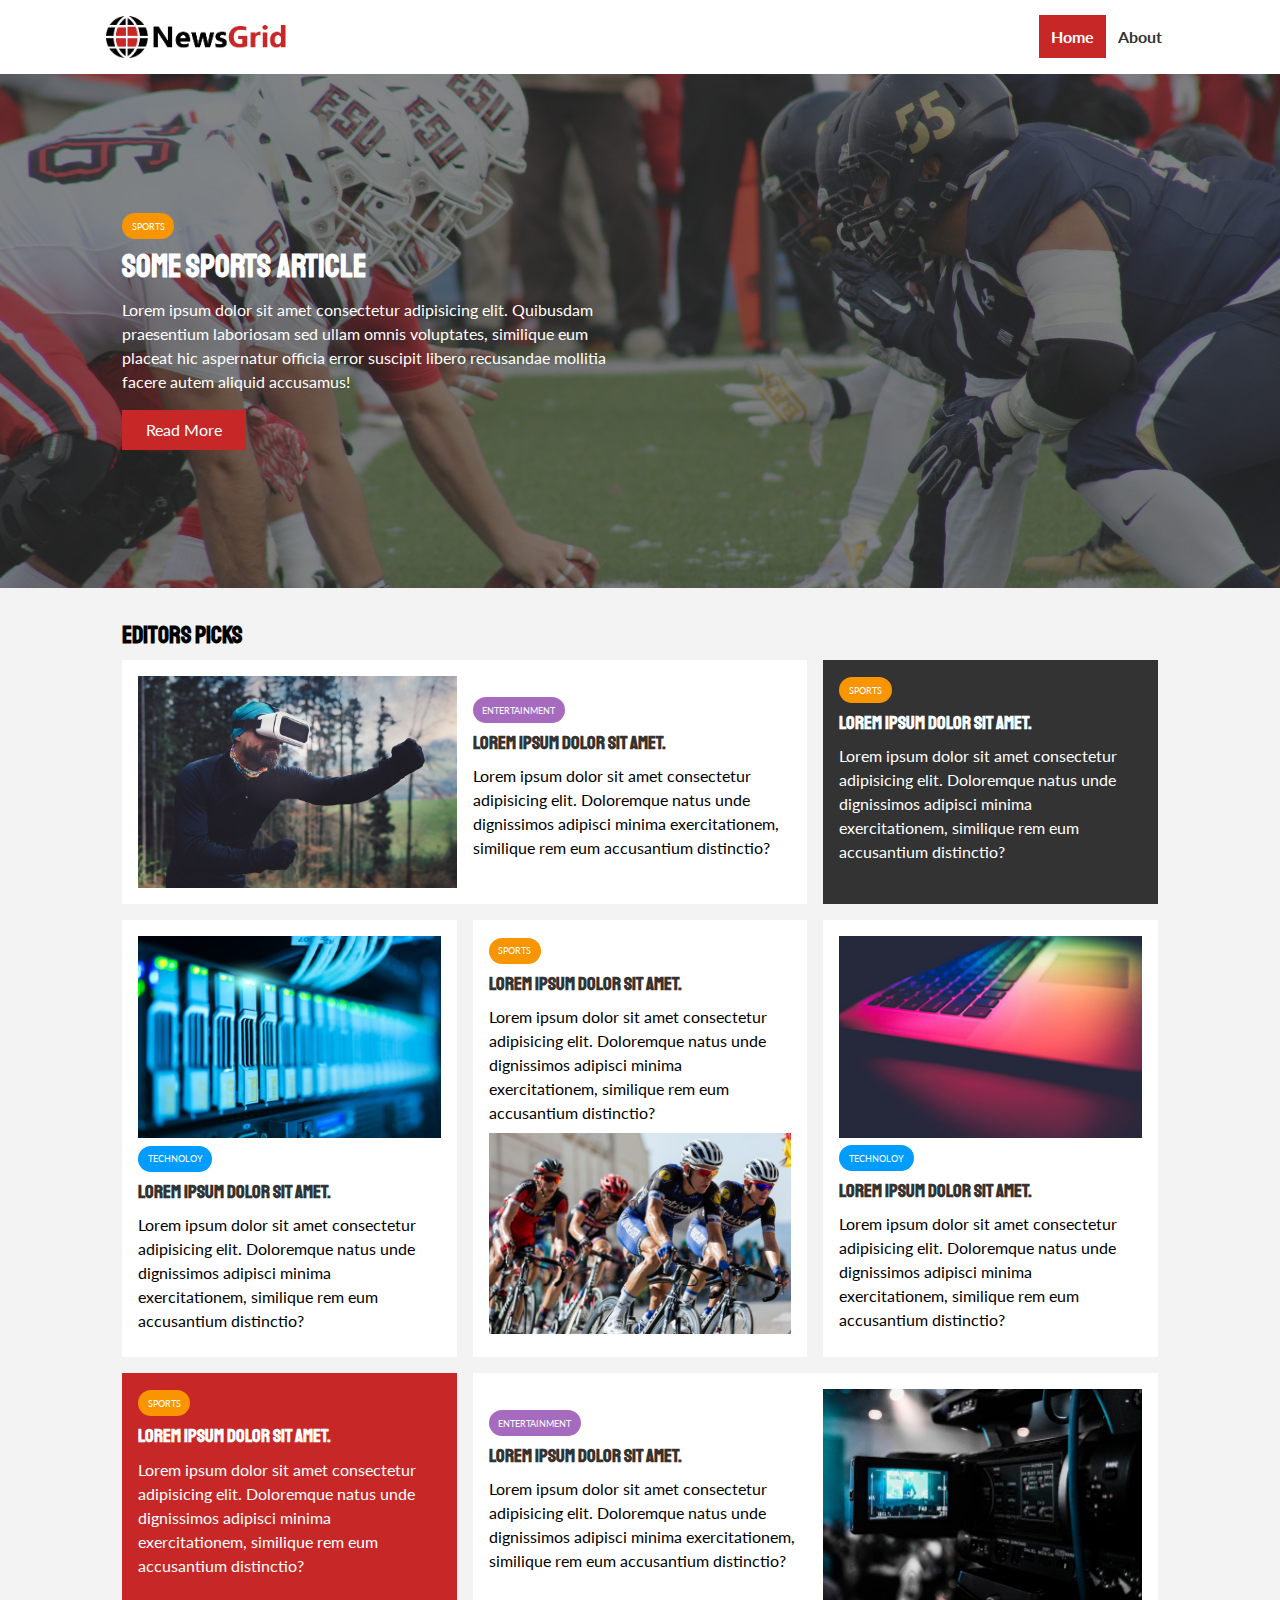
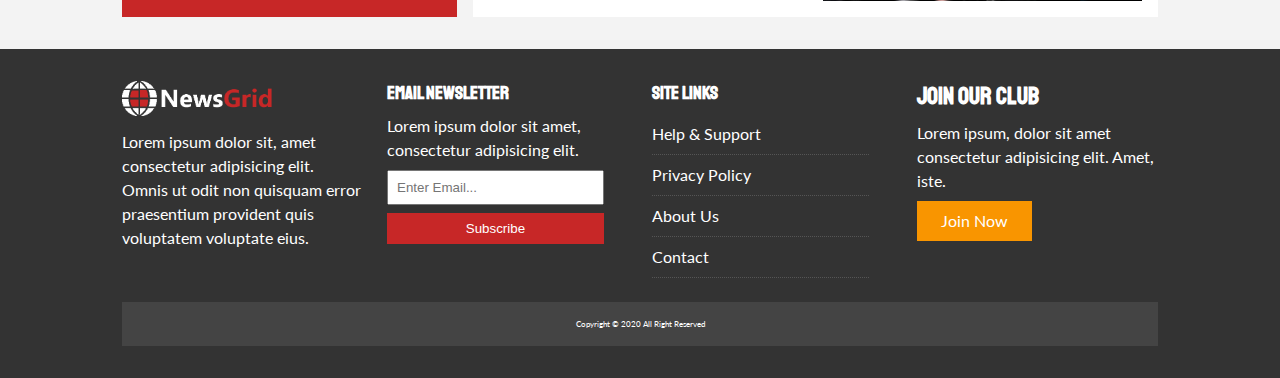
<file: grid-project/index.html>
<!DOCTYPE html>
<html lang="en">
  <head>
    <meta charset="UTF-8" />
    <meta name="viewport" content="width=device-width, initial-scale=1.0" />
    <link
      rel="stylesheet"
      href="https://cdnjs.cloudflare.com/ajax/libs/font-awesome/5.15.1/css/all.min.css"
      integrity="sha512-+4zCK9k+qNFUR5X+cKL9EIR+ZOhtIloNl9GIKS57V1MyNsYpYcUrUeQc9vNfzsWfV28IaLL3i96P9sdNyeRssA=="
      crossorigin="anonymous"
    />
    <link rel="preconnect" href="https://fonts.gstatic.com" />
    <link
      href="https://fonts.googleapis.com/css2?family=Lato:ital,wght@0,400;1,300&family=Staatliches&display=swap"
      rel="stylesheet"
    />
    <link rel="stylesheet" href="style.css" />
    <link
      rel="stylesheet"
      media="screen and (max-width: 768px)"
      href="mobile.css"
    />
    <link rel="shortcut icon" type="image/x-icon" href="favicon.ico" />
    <title>News Grid | Latest News</title>
  </head>
  <body>
    <nav id="main-nav">
      <div class="container">
        <img src="../images/logo.png" alt="NewsGrid" class="logo" />
        <div class="social">
          <a href="http://facebook.com" target="_blank"
            ><i class="fab fa-facebook fa-2x"></i
          ></a>
          <a href="http://twitter.com"><i class="fab fa-twitter fa-2x"></i></a>
          <a href="http://instagram.com"
            ><i class="fab fa-instagram fa-2x"></i
          ></a>
          <a href="http://youtube.com"><i class="fab fa-youtube fa-2x"></i></a>
        </div>
        <ul>
          <li><a class="current" href="index.html">Home</a></li>
          <li><a href="about.html">About</a></li>
        </ul>
      </div>
    </nav>

    <!-- showcase -->
    <header id="showcase">
      <div class="container">
        <div class="showcase-container">
          <div class="showcase-content">
            <div class="category category-sports">Sports</div>
            <h1>Some Sports Article</h1>
            <p>
              Lorem ipsum dolor sit amet consectetur adipisicing elit. Quibusdam
              praesentium laboriosam sed ullam omnis voluptates, similique eum
              placeat hic aspernatur officia error suscipit libero recusandae
              mollitia facere autem aliquid accusamus!
            </p>
            <a href="article.html" class="btn btn-primary">Read More</a>
          </div>
        </div>
      </div>
    </header>

    <!-- Home articles -->
    <section id="home-articles" class="py-2">
      <div class="container">
        <h2>Editors Picks</h2>
        <div class="articles-container">
          <article class="card">
            <img src="../images/articles/ent1.jpg" alt="" />
            <div>
              <div class="category category-ent">Entertainment</div>
              <h3>
                <a href="article.html">Lorem ipsum dolor sit amet.</a>
              </h3>
              <p>
                Lorem ipsum dolor sit amet consectetur adipisicing elit.
                Doloremque natus unde dignissimos adipisci minima
                exercitationem, similique rem eum accusantium distinctio?
              </p>
            </div>
          </article>
          <article class="card bg-dark">
            <div class="category category-sports">Sports</div>
            <h3>
              <a href="article.html">Lorem ipsum dolor sit amet.</a>
            </h3>
            <p>
              Lorem ipsum dolor sit amet consectetur adipisicing elit.
              Doloremque natus unde dignissimos adipisci minima exercitationem,
              similique rem eum accusantium distinctio?
            </p>
          </article>
          <article class="card">
            <img src="../images/articles/tech1.jpg" alt="" />
            <div class="category category-tech">Technoloy</div>
            <h3>
              <a href="article.html">Lorem ipsum dolor sit amet.</a>
            </h3>
            <p>
              Lorem ipsum dolor sit amet consectetur adipisicing elit.
              Doloremque natus unde dignissimos adipisci minima exercitationem,
              similique rem eum accusantium distinctio?
            </p>
          </article>
          <article class="card">
            <div class="category category-sports">Sports</div>
            <h3>
              <a href="article.html">Lorem ipsum dolor sit amet.</a>
            </h3>
            <p>
              Lorem ipsum dolor sit amet consectetur adipisicing elit.
              Doloremque natus unde dignissimos adipisci minima exercitationem,
              similique rem eum accusantium distinctio?
            </p>
            <img src="../images/articles/sports1.jpg" alt="" />
          </article>
          <article class="card">
            <img src="../images/articles/tech2.jpg" alt="" />
            <div class="category category-tech">Technoloy</div>
            <h3>
              <a href="article.html">Lorem ipsum dolor sit amet.</a>
            </h3>
            <p>
              Lorem ipsum dolor sit amet consectetur adipisicing elit.
              Doloremque natus unde dignissimos adipisci minima exercitationem,
              similique rem eum accusantium distinctio?
            </p>
          </article>
          <article class="card bg-primary">
            <div class="category category-sports">Sports</div>
            <h3>
              <a href="article.html">Lorem ipsum dolor sit amet.</a>
            </h3>
            <p>
              Lorem ipsum dolor sit amet consectetur adipisicing elit.
              Doloremque natus unde dignissimos adipisci minima exercitationem,
              similique rem eum accusantium distinctio?
            </p>
          </article>
          <article class="card">
            <div>
              <div class="category category-ent">Entertainment</div>
              <h3>
                <a href="article.html">Lorem ipsum dolor sit amet.</a>
              </h3>
              <p>
                Lorem ipsum dolor sit amet consectetur adipisicing elit.
                Doloremque natus unde dignissimos adipisci minima
                exercitationem, similique rem eum accusantium distinctio?
              </p>
            </div>
            <img src="../images/articles/ent2.jpg" alt="" />
          </article>
        </div>
      </div>
    </section>

    <!-- footer -->
    <footer id="main-footer" class="py-2">
      <div class="container footer-container">
        <div>
          <img src="../images/logo_light.png" alt="NewsGrid" />
          <p>
            Lorem ipsum dolor sit, amet consectetur adipisicing elit. Omnis ut
            odit non quisquam error praesentium provident quis voluptatem
            voluptate eius.
          </p>
        </div>
        <div>
            <h3>Email NewsLetter</h3>
            <p>Lorem ipsum dolor sit amet, consectetur adipisicing elit.</p>
            <form>
                <input type="email" name="email" id="email" placeholder="Enter Email...">
                <input type="submit" value="Subscribe" class="btn btn-primary">
            </form>
        </div>
        <div>
            <h3>Site Links</h3>
            <ul class="list">
                <li><a href="#">Help & Support</a></li>
                <li><a href="#">Privacy Policy</a></li>
                <li><a href="#">About Us</a></li>
                <li><a href="#">Contact</a></li>
            </ul>
        </div>
        <div>
            <h2>Join Our CLub</h2>
            <p>Lorem ipsum, dolor sit amet consectetur adipisicing elit. Amet, iste.</p>
            <a href="#" class="btn btn-secondary">Join Now</a>
        </div>
        <div>
            <p>Copyright &copy; 2020 All Right Reserved</p>
        </div>
      </div>
    </footer>
  </body>
</html>
</file>
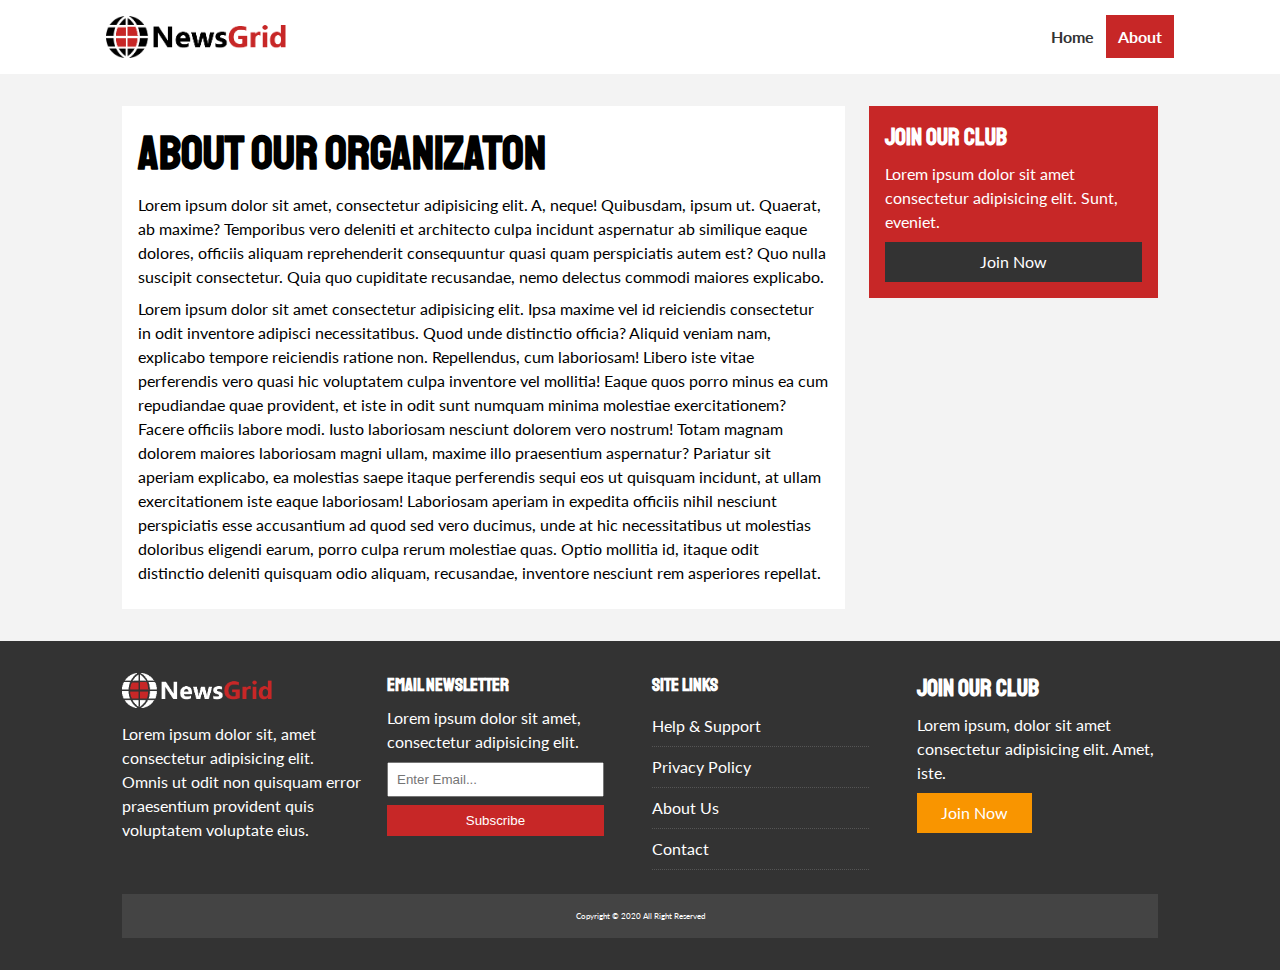
<file: grid-project/about.html>
<!DOCTYPE html>
<html lang="en">
  <head>
    <meta charset="UTF-8" />
    <meta name="viewport" content="width=device-width, initial-scale=1.0" />
    <link
      rel="stylesheet"
      href="https://cdnjs.cloudflare.com/ajax/libs/font-awesome/5.15.1/css/all.min.css"
      integrity="sha512-+4zCK9k+qNFUR5X+cKL9EIR+ZOhtIloNl9GIKS57V1MyNsYpYcUrUeQc9vNfzsWfV28IaLL3i96P9sdNyeRssA=="
      crossorigin="anonymous"
    />
    <link rel="preconnect" href="https://fonts.gstatic.com" />
    <link
      href="https://fonts.googleapis.com/css2?family=Lato:ital,wght@0,400;1,300&family=Staatliches&display=swap"
      rel="stylesheet"
    />
    <link rel="stylesheet" href="style.css" />
    <link
      rel="stylesheet"
      media="screen and (max-width: 768px)"
      href="mobile.css"
    />
    <link rel="shortcut icon" type="image/x-icon" href="favicon.ico" />
    <title>About</title>
  </head>
  <body>
    <nav id="main-nav">
      <div class="container">
        <img src="../images/logo.png" alt="NewsGrid" class="logo" />
        <div class="social">
          <a href="http://facebook.com" target="_blank"
            ><i class="fab fa-facebook fa-2x"></i
          ></a>
          <a href="http://twitter.com"><i class="fab fa-twitter fa-2x"></i></a>
          <a href="http://instagram.com"
            ><i class="fab fa-instagram fa-2x"></i
          ></a>
          <a href="http://youtube.com"><i class="fab fa-youtube fa-2x"></i></a>
        </div>
        <ul>
          <li><a href="index.html">Home</a></li>
          <li><a class="current" href="about.html">About</a></li>
        </ul>
      </div>
    </nav>

    <section id="about">
      <div class="container">
        <div class="page-container">
          <article class="card">
            <h1 class="l-heading">About Our Organizaton</h1>
            <p>
              Lorem ipsum dolor sit amet, consectetur adipisicing elit. A,
              neque! Quibusdam, ipsum ut. Quaerat, ab maxime? Temporibus vero
              deleniti et architecto culpa incidunt aspernatur ab similique
              eaque dolores, officiis aliquam reprehenderit consequuntur quasi
              quam perspiciatis autem est? Quo nulla suscipit consectetur. Quia
              quo cupiditate recusandae, nemo delectus commodi maiores
              explicabo.
            </p>
            <p>
              Lorem ipsum dolor sit amet consectetur adipisicing elit. Ipsa
              maxime vel id reiciendis consectetur in odit inventore adipisci
              necessitatibus. Quod unde distinctio officia? Aliquid veniam nam,
              explicabo tempore reiciendis ratione non. Repellendus, cum
              laboriosam! Libero iste vitae perferendis vero quasi hic
              voluptatem culpa inventore vel mollitia! Eaque quos porro minus ea
              cum repudiandae quae provident, et iste in odit sunt numquam
              minima molestiae exercitationem? Facere officiis labore modi.
              Iusto laboriosam nesciunt dolorem vero nostrum! Totam magnam
              dolorem maiores laboriosam magni ullam, maxime illo praesentium
              aspernatur? Pariatur sit aperiam explicabo, ea molestias saepe
              itaque perferendis sequi eos ut quisquam incidunt, at ullam
              exercitationem iste eaque laboriosam! Laboriosam aperiam in
              expedita officiis nihil nesciunt perspiciatis esse accusantium ad
              quod sed vero ducimus, unde at hic necessitatibus ut molestias
              doloribus eligendi earum, porro culpa rerum molestiae quas. Optio
              mollitia id, itaque odit distinctio deleniti quisquam odio
              aliquam, recusandae, inventore nesciunt rem asperiores repellat.
            </p>
          </article>
          <aside class="card bg-primary">
            <h2>Join Our Club</h2>
            <p>
              Lorem ipsum dolor sit amet consectetur adipisicing elit. Sunt,
              eveniet.
            </p>
            <a href="#" class="btn btn-dark btn-block">
                Join Now
            </a>
        </aside>
        </div>
      </div>
    </section>

    <!-- footer -->
    <footer id="main-footer" class="py-2">
      <div class="container footer-container">
        <div>
          <img src="../images/logo_light.png" alt="NewsGrid" />
          <p>
            Lorem ipsum dolor sit, amet consectetur adipisicing elit. Omnis ut
            odit non quisquam error praesentium provident quis voluptatem
            voluptate eius.
          </p>
        </div>
        <div>
          <h3>Email NewsLetter</h3>
          <p>Lorem ipsum dolor sit amet, consectetur adipisicing elit.</p>
          <form>
            <input
              type="email"
              name="email"
              id="email"
              placeholder="Enter Email..."
            />
            <input type="submit" value="Subscribe" class="btn btn-primary" />
          </form>
        </div>
        <div>
          <h3>Site Links</h3>
          <ul class="list">
            <li><a href="#">Help & Support</a></li>
            <li><a href="#">Privacy Policy</a></li>
            <li><a href="#">About Us</a></li>
            <li><a href="#">Contact</a></li>
          </ul>
        </div>
        <div>
          <h2>Join Our CLub</h2>
          <p>
            Lorem ipsum, dolor sit amet consectetur adipisicing elit. Amet,
            iste.
          </p>
          <a href="#" class="btn btn-secondary">Join Now</a>
        </div>
        <div>
          <p>Copyright &copy; 2020 All Right Reserved</p>
        </div>
      </div>
    </footer>
  </body>
</html>
</file>
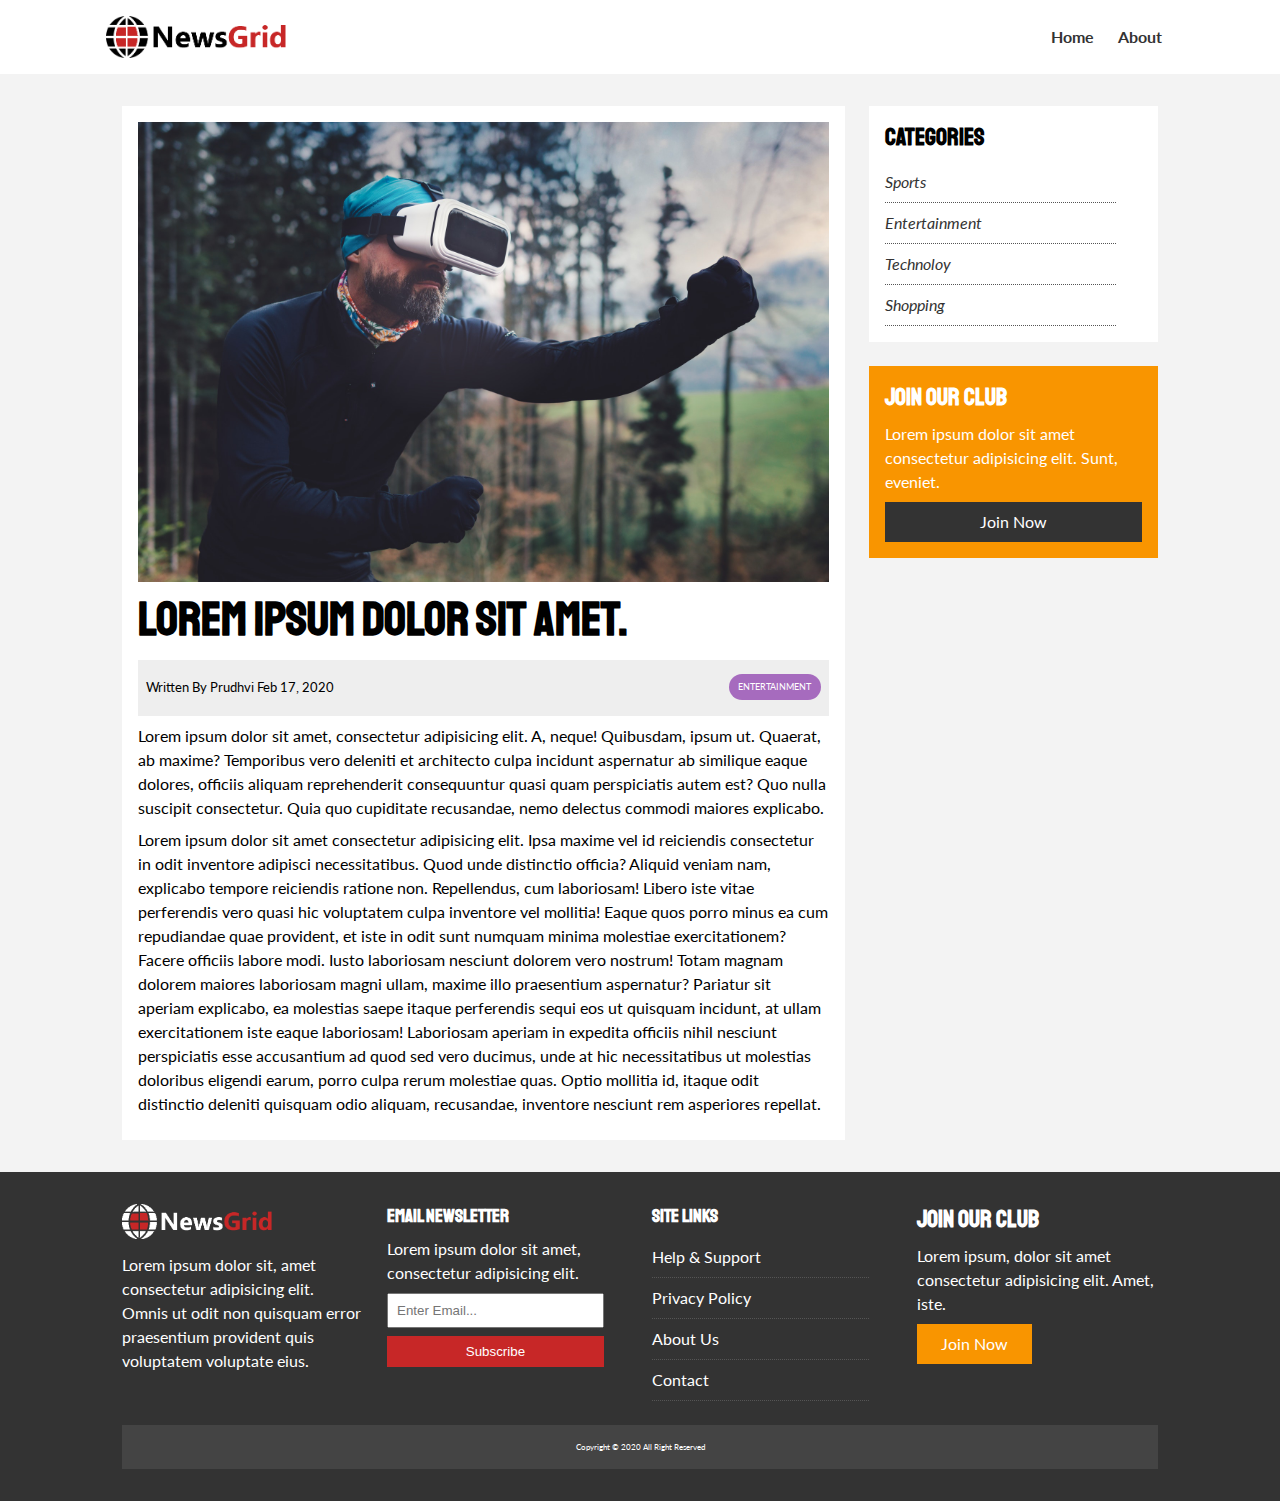
<file: grid-project/article.html>
<!DOCTYPE html>
<html lang="en">
  <head>
    <meta charset="UTF-8" />
    <meta name="viewport" content="width=device-width, initial-scale=1.0" />
    <link
      rel="stylesheet"
      href="https://cdnjs.cloudflare.com/ajax/libs/font-awesome/5.15.1/css/all.min.css"
      integrity="sha512-+4zCK9k+qNFUR5X+cKL9EIR+ZOhtIloNl9GIKS57V1MyNsYpYcUrUeQc9vNfzsWfV28IaLL3i96P9sdNyeRssA=="
      crossorigin="anonymous"
    />
    <link rel="preconnect" href="https://fonts.gstatic.com" />
    <link
      href="https://fonts.googleapis.com/css2?family=Lato:ital,wght@0,400;1,300&family=Staatliches&display=swap"
      rel="stylesheet"
    />
    <link rel="stylesheet" href="style.css" />
    <link
      rel="stylesheet"
      media="screen and (max-width: 768px)"
      href="mobile.css"
    />
    <link rel="shortcut icon" type="image/x-icon" href="favicon.ico" />
    <title>Latest Page</title>
  </head>
  <body>
    <nav id="main-nav">
      <div class="container">
        <img src="../images/logo.png" alt="NewsGrid" class="logo" />
        <div class="social">
          <a href="http://facebook.com" target="_blank"
            ><i class="fab fa-facebook fa-2x"></i
          ></a>
          <a href="http://twitter.com"><i class="fab fa-twitter fa-2x"></i></a>
          <a href="http://instagram.com"
            ><i class="fab fa-instagram fa-2x"></i
          ></a>
          <a href="http://youtube.com"><i class="fab fa-youtube fa-2x"></i></a>
        </div>
        <ul>
          <li><a href="index.html">Home</a></li>
          <li><a  href="about.html">About</a></li>
        </ul>
      </div>
    </nav>

    <section id="article">
      <div class="container">
        <div class="page-container">
          <article class="card">
              <img src="../images/articles/ent1.jpg" alt="Entertainment">
            <h1 class="l-heading">Lorem ipsum dolor sit amet.</h1>
            <div class="meta">
                <small>
                    <i class="fas fa-user"></i> Written By Prudhvi Feb 17, 2020
                </small>
                <div class="category category-ent">Entertainment</div>
            </div>
            <p>
              Lorem ipsum dolor sit amet, consectetur adipisicing elit. A,
              neque! Quibusdam, ipsum ut. Quaerat, ab maxime? Temporibus vero
              deleniti et architecto culpa incidunt aspernatur ab similique
              eaque dolores, officiis aliquam reprehenderit consequuntur quasi
              quam perspiciatis autem est? Quo nulla suscipit consectetur. Quia
              quo cupiditate recusandae, nemo delectus commodi maiores
              explicabo.
            </p>
            <p>
              Lorem ipsum dolor sit amet consectetur adipisicing elit. Ipsa
              maxime vel id reiciendis consectetur in odit inventore adipisci
              necessitatibus. Quod unde distinctio officia? Aliquid veniam nam,
              explicabo tempore reiciendis ratione non. Repellendus, cum
              laboriosam! Libero iste vitae perferendis vero quasi hic
              voluptatem culpa inventore vel mollitia! Eaque quos porro minus ea
              cum repudiandae quae provident, et iste in odit sunt numquam
              minima molestiae exercitationem? Facere officiis labore modi.
              Iusto laboriosam nesciunt dolorem vero nostrum! Totam magnam
              dolorem maiores laboriosam magni ullam, maxime illo praesentium
              aspernatur? Pariatur sit aperiam explicabo, ea molestias saepe
              itaque perferendis sequi eos ut quisquam incidunt, at ullam
              exercitationem iste eaque laboriosam! Laboriosam aperiam in
              expedita officiis nihil nesciunt perspiciatis esse accusantium ad
              quod sed vero ducimus, unde at hic necessitatibus ut molestias
              doloribus eligendi earum, porro culpa rerum molestiae quas. Optio
              mollitia id, itaque odit distinctio deleniti quisquam odio
              aliquam, recusandae, inventore nesciunt rem asperiores repellat.
            </p>
          </article>
          <aside id="categories" class="card">
              <h2>Categories</h2>
              <ul class="list">
                  <li><a href="#"><i class="fas fa-chevron-right">Sports</i></a></li>
                  <li><a href="#"><i class="fas fa-chevron-right">Entertainment</i></a></li>
                  <li><a href="#"><i class="fas fa-chevron-right">Technoloy</i></a></li>
                  <li><a href="#"><i class="fas fa-chevron-right">Shopping</i></a></li>
              </ul>
          </aside>
          <aside class="card bg-secondary">
            <h2>Join Our Club</h2>
            <p>
              Lorem ipsum dolor sit amet consectetur adipisicing elit. Sunt,
              eveniet.
            </p>
            <a href="#" class="btn btn-dark btn-block">
                Join Now
            </a>
        </aside>
        </div>
      </div>
    </section>

    <!-- footer -->
    <footer id="main-footer" class="py-2">
      <div class="container footer-container">
        <div>
          <img src="../images/logo_light.png" alt="NewsGrid" />
          <p>
            Lorem ipsum dolor sit, amet consectetur adipisicing elit. Omnis ut
            odit non quisquam error praesentium provident quis voluptatem
            voluptate eius.
          </p>
        </div>
        <div>
          <h3>Email NewsLetter</h3>
          <p>Lorem ipsum dolor sit amet, consectetur adipisicing elit.</p>
          <form>
            <input
              type="email"
              name="email"
              id="email"
              placeholder="Enter Email..."
            />
            <input type="submit" value="Subscribe" class="btn btn-primary" />
          </form>
        </div>
        <div>
          <h3>Site Links</h3>
          <ul class="list">
            <li><a href="#">Help & Support</a></li>
            <li><a href="#">Privacy Policy</a></li>
            <li><a href="#">About Us</a></li>
            <li><a href="#">Contact</a></li>
          </ul>
        </div>
        <div>
          <h2>Join Our CLub</h2>
          <p>
            Lorem ipsum, dolor sit amet consectetur adipisicing elit. Amet,
            iste.
          </p>
          <a href="#" class="btn btn-secondary">Join Now</a>
        </div>
        <div>
          <p>Copyright &copy; 2020 All Right Reserved</p>
        </div>
      </div>
    </footer>
  </body>
</html>
</file>
<file: grid-project/style.css>
:root {
  --primary-color: #c72727;
  --secondary-color: #f99500;
  --light-color: #f3f3f3;
  --dark-color: #333;
  --max-width: 1100px;
}

.category {
  --sports-color: #f99500;
  --ent-color: #a66bbe;
  --tech-color: #009cff;
}

* {
  margin: 0;
  padding: 0;
  box-sizing: border-box;
}

body {
  font-family: "Lato", sans-serif;
  line-height: 1.5;
  background: var(--light-color);
}

a {
  color: #333;
  text-decoration: none;
}

ul {
  list-style: none;
}
img {
  width: 100%;
}

p {
    margin: 0.5rem 0;
}

h1,
h2,
h3,
h4,
h5,
h6 {
  font-family: "Staatliches", cursive;
  margin-bottom: 0.55rem;
  line-height: 1.3;
}

/* Utility class */
.container {
  max-width: var(--max-width);
  margin: auto;
  padding: 0 2rem;
  overflow: hidden;
}

.category {
  display: inline-block;
  color: #fff;
  font-size: 0.55rem;
  text-transform: uppercase;
  padding: 0.4rem 0.6rem;
  border-radius: 15px;
  margin-bottom: 0.5rem;
}
.category-sports {
  background: var(--sports-color);
}
.category-ent {
  background: var(--ent-color);
}
.category-tech {
  background: var(--tech-color);
}

.btn {
  display: inline-block;
  border: none;
  background: var(--dark-color);
  color: #fff;
  padding: 0.5rem 1.5rem;
}

.btn-light {
  background: var(--light-color);
}
.btn-primary {
  background: var(--primary-color);
}
.btn-secondary {
  background: var(--secondary-color);
}

.btn-block {
  display: block;
  width: 100%;
  text-align: center;
}

.card {
  background: #fff;
  padding: 1rem;
}

.bg-dark {
  background: var(--dark-color);
  color: #fff;
}
.bg-primary {
  background: var(--primary-color);
  color: #fff;
}
.bg-secondary {
  background: var(--secondary-color);
  color: #fff;
}

.bg-dark h1,
.bg-dark h2,
.bg-dark h2,
.bg-dark a,
.bg-primary h1,
.bg-primary h2,
.bg-primary h2,
.bg-primary a,
.bg-secondary h1,
.bg-secondary h2,
.bg-secondary h2,
.bg-secondary a {
    color: #fff;
}
.py-1 {
  padding: 1.5rem 0;
}
.py-2 {
  padding: 2rem 0;
}
.py-3 {
  padding: 3rem 0;
}
.p-1 {
  padding: 1rem;
}
.p-2 {
  padding: 2rem;
}
.p-3 {
  padding: 3rem;
}

.l-heading {
  font-size: 3rem;
}
.list li {
    padding: .5rem 0;
    border-bottom: #555 dotted 1px;
    width: 90%;
}
.list li a:hover{
    color: var(--primary-color) !important;
}

/* Inner page container */
.page-container {
  display: grid;
  grid-template-columns: 5fr 2fr;
  margin: 2rem 0;
  grid-gap: 1.5rem;
}

.page-container > *:first-child {
  grid-row: 1 / span 3;
}

/* naviation */
#main-nav {
  background: #fff;
  position: sticky;
  top: 0;
  z-index: 2;
}

#main-nav .container {
  display: grid;
  grid-template-columns: 6fr 3fr 2fr;
  padding: 1rem;
  align-items: center;
}
#main-nav .logo {
  width: 180px;
}

#main-nav ul {
  justify-self: end;
  display: flex;
}

#main-nav ul li a {
  padding: 0.75rem;
  font-weight: bold;
}

#main-nav ul li a.current {
  background: var(--primary-color);
  color: #fff;
}
#main-nav ul li a:hover {
  background: var(--light-color);
  color: var(--dark-color);
}

#main-nav .social {
  justify-self: center;
}
#main-nav .social i {
  color: #777;
  margin-right: 0.5rem;
}

/* show-case */

#showcase {
  color: #fff;
  background: #333;
  padding: 2rem;
  position: relative;
}
#showcase:before {
  content: "";
  background: url("../images/featured.jpg") no-repeat center center/cover;
  position: absolute;
  top: 0;
  left: 0;
  width: 100%;
  height: 100%;
  opacity: 0.4;
}

#showcase .showcase-container {
  display: grid;
  grid-template-columns: repeat(2, 1fr);
  justify-content: center;
  align-items: center;
  height: 50vh;
}
#showcase .showcase-content {
  z-index: 1;
}
#showcase .showcase-content p {
  margin-bottom: 1rem;
}
/* Home articles */

#home-articles .articles-container {
  display: grid;
  grid-template-columns: repeat(3, 1fr);
  grid-gap: 1rem;
}

#home-articles .articles-container > *:first-child,
#home-articles .articles-container > *:last-child {
  display: grid;
  grid-template-columns: repeat(2, 1fr);
  grid-gap: 1rem;
  align-items: center;
  grid-column: 1 / span 2;
}

#home-articles .articles-container > *:last-child {
  grid-column: 2 / span 2;
}

#article .meta {
  display: flex;
  justify-content: space-between;
  align-items: center;
  background: #eee;
  padding: 0.5rem;
}

#article .meta .category {
  margin-top: 0.4rem;
}
/* footer */
#main-footer {
    background: var(--dark-color);
    color: #fff;
}

#main-footer img {
    width: 150px;
}
#main-footer a {
    color: #fff;
}

#main-footer .footer-container {
    display: grid;
    grid-template-columns: repeat(4, 1fr);
    grid-gap: 1.5rem;
}

#main-footer .footer-container > *:last-child {
    background: #444;
    grid-column: 1 / span 4;
    padding: .5rem;
    text-align: center;
    font-size: 0.5rem;
}
#main-footer .footer-container input[type='email'] {
    width: 90%;
    padding: 0.5rem;
    margin-bottom: 0.5rem;
}

#main-footer .footer-container input[type='submit'] {
    width: 90%;
}
</file>
<file: grid-project/mobile.css>
/* Navigation */

#main-nav .social {
    display: none;
}

#main-nav .container {
    grid-template-columns: 1fr;
    grid-gap: 1.2rem;
}

#main-nav ul,
#main-nav .logo {
    justify-self: center;
}

#main-nav ul li a {
    padding: 0.50rem;
}

#home-articles .articles-container {
    grid-template-columns: repeat(2, 1fr);
}

#home-articles .articles-container > *:first-child,
#home-articles .articles-container > *:last-child {
    grid-template-columns: 1fr;
    grid-column: 1;
}

@media(max-width:600px) {
    /* stack grid items */
    #showcase .showcase-container,
    #home-articles .articles-container,
    #main-footer .footer-container {
        grid-template-columns: 1fr;
    }
    #main-footer .footer-container> *:last-child {
        grid-column: 1;
    }
    #main-footer .footer-container > *:first-child, 
    #main-footer .footer-container > *:nth-child(2) {
        border-bottom: #444 dotted 1px;
        padding-bottom: 1rem;
    }
    .page-container {
        grid-template-columns: 1fr;
        text-align: center;
    }
    .page-container > *:first-child {
        grid-row: 1;
    }
    .l-heading {
        font-size: 2rem;
    }
}
</file>
